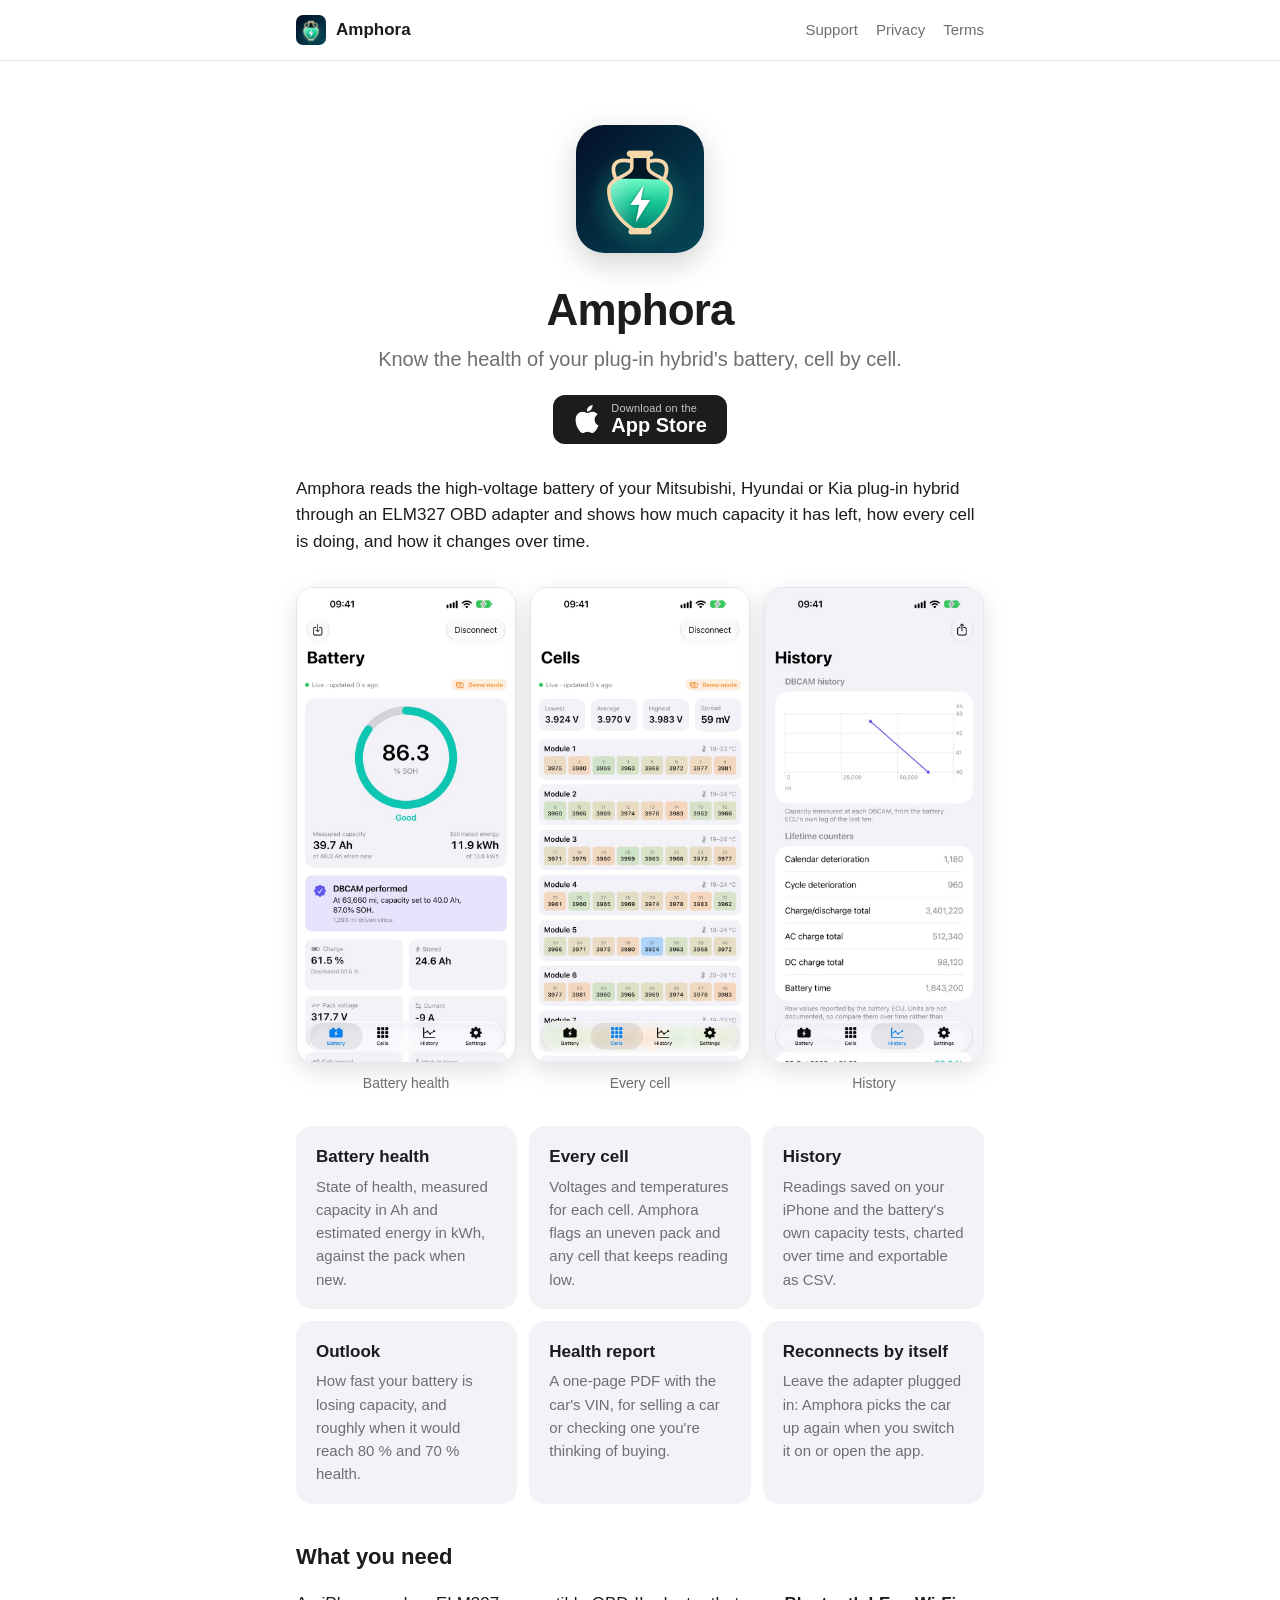
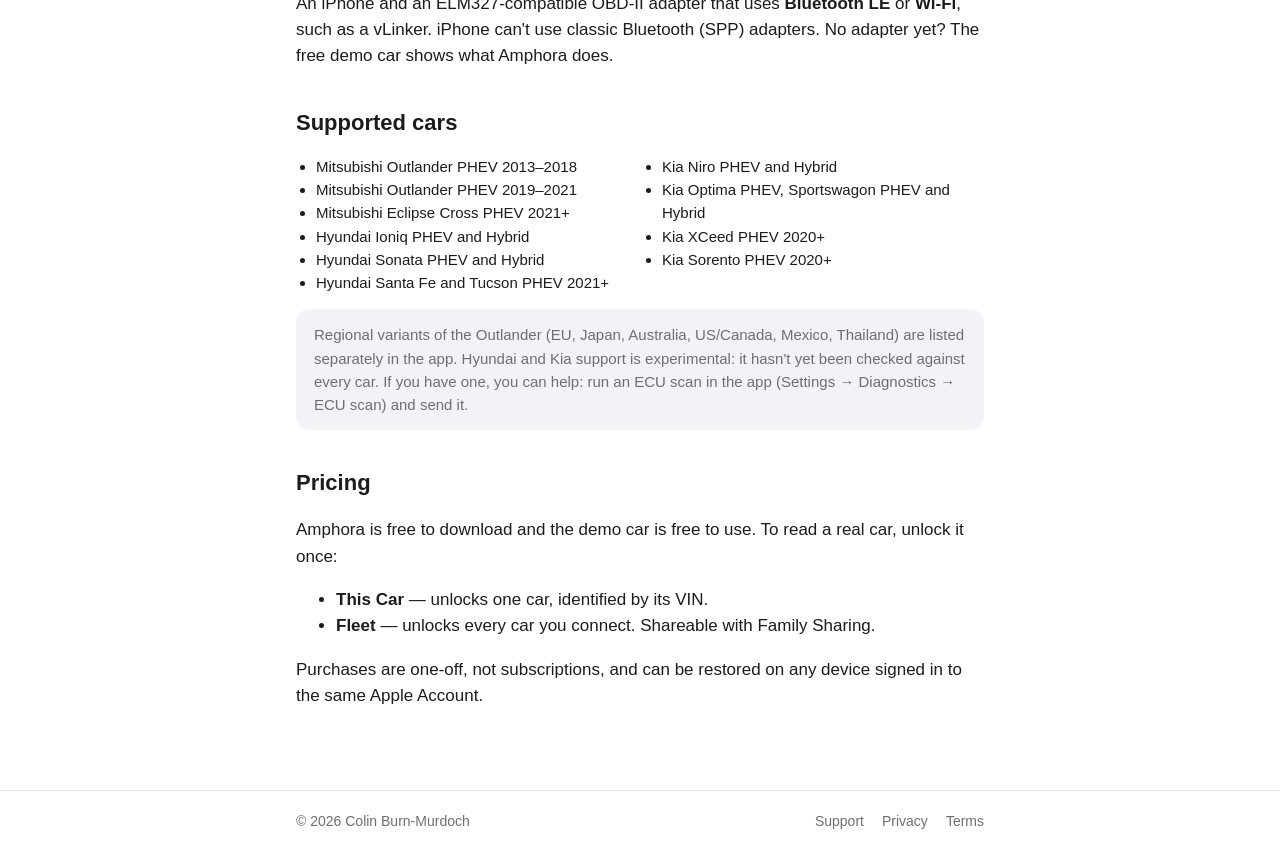
<file: index.html>
<!doctype html>
<html lang="en">
<head>
<meta charset="utf-8">
<meta name="viewport" content="width=device-width, initial-scale=1">
<title>Amphora</title>
<meta name="description" content="See the health of your plug-in hybrid's battery, cell by cell, with a cheap OBD adapter.">
<link rel="canonical" href="https://getamphora.app/">
<meta property="og:type" content="website">
<meta property="og:site_name" content="Amphora">
<meta property="og:title" content="Amphora">
<meta property="og:description" content="See the health of your plug-in hybrid's battery, cell by cell, with a cheap OBD adapter.">
<meta property="og:url" content="https://getamphora.app/">
<meta property="og:image" content="https://getamphora.app/assets/og.jpg">
<meta property="og:image:width" content="1200">
<meta property="og:image:height" content="630">
<meta property="og:image:alt" content="Amphora: know your PHEV battery's true health">
<meta name="twitter:card" content="summary_large_image">
<meta name="twitter:title" content="Amphora">
<meta name="twitter:description" content="See the health of your plug-in hybrid's battery, cell by cell, with a cheap OBD adapter.">
<meta name="twitter:image" content="https://getamphora.app/assets/og.jpg">
<meta name="theme-color" content="#0f2a3a">
<link rel="icon" href="assets/icon.png">
<link rel="apple-touch-icon" href="assets/icon.png">
<link rel="stylesheet" href="assets/style.css">
</head>
<body>
<header class="site"><div class="wrap">
<a class="brand" href=""><img src="assets/icon.png" alt="">Amphora</a>
<nav><a href="support/">Support</a><a href="privacy/">Privacy</a><a href="terms/">Terms</a></nav>
</div></header>
<main><div class="wrap">
<section class="hero">
<img src="assets/icon.png" alt="Amphora app icon">
<h1>Amphora</h1>
<p class="lede">Know the health of your plug-in hybrid's battery, cell by cell.</p>
<a class="badge" href="https://apps.apple.com/app/id6828017309"><svg class="apple" viewBox="0 0 24 24" aria-hidden="true"><path fill="currentColor" d="M12.152 6.896c-.948 0-2.415-1.078-3.96-1.04-2.04.027-3.91 1.183-4.961 3.014-2.117 3.675-.546 9.103 1.519 12.09 1.013 1.454 2.208 3.09 3.792 3.039 1.52-.065 2.09-.987 3.935-.987 1.831 0 2.35.987 3.96.948 1.637-.026 2.676-1.48 3.676-2.948 1.156-1.688 1.636-3.325 1.662-3.415-.039-.013-3.182-1.221-3.22-4.857-.026-3.04 2.48-4.494 2.597-4.559-1.429-2.09-3.623-2.324-4.39-2.376-2-.156-3.675 1.09-4.61 1.09zM15.53 3.83c.843-1.012 1.4-2.427 1.245-3.83-1.207.052-2.662.805-3.532 1.818-.78.896-1.454 2.338-1.273 3.714 1.338.104 2.715-.688 3.559-1.701"/></svg><span class="txt"><small>Download on the</small>App Store</span></a>
</section>

<p>Amphora reads the high-voltage battery of your Mitsubishi, Hyundai or Kia plug-in hybrid through an ELM327 OBD adapter and shows how much capacity it has left, how every cell is doing, and how it changes over time.</p>

<div class="shots">
<figure><img src="assets/shot-1-battery.jpg" alt="Battery screen showing 86.3% state of health, measured capacity and estimated energy" loading="lazy"><figcaption>Battery health</figcaption></figure>
<figure><img src="assets/shot-2-cells.jpg" alt="Cells screen showing voltage and temperature for every cell" loading="lazy"><figcaption>Every cell</figcaption></figure>
<figure><img src="assets/shot-3-history.jpg" alt="History screen charting saved snapshots over time" loading="lazy"><figcaption>History</figcaption></figure>
</div>

<div class="cards">
<div class="card"><h3>Battery health</h3><p>State of health, measured capacity in Ah and estimated energy in kWh, against the pack when new.</p></div>
<div class="card"><h3>Every cell</h3><p>Voltages and temperatures for each cell. Amphora flags an uneven pack and any cell that keeps reading low.</p></div>
<div class="card"><h3>History</h3><p>Readings saved on your iPhone and the battery's own capacity tests, charted over time and exportable as CSV.</p></div>
<div class="card"><h3>Outlook</h3><p>How fast your battery is losing capacity, and roughly when it would reach 80 % and 70 % health.</p></div>
<div class="card"><h3>Health report</h3><p>A one-page PDF with the car's VIN, for selling a car or checking one you're thinking of buying.</p></div>
<div class="card"><h3>Reconnects by itself</h3><p>Leave the adapter plugged in: Amphora picks the car up again when you switch it on or open the app.</p></div>
</div>

<h2>What you need</h2>
<p>An iPhone and an ELM327-compatible OBD-II adapter that uses <strong>Bluetooth LE</strong> or <strong>Wi-Fi</strong>, such as a vLinker. iPhone can't use classic Bluetooth (SPP) adapters. No adapter yet? The free demo car shows what Amphora does.</p>

<h2>Supported cars</h2>
<ul class="models">
<li>Mitsubishi Outlander PHEV 2013–2018</li>
<li>Mitsubishi Outlander PHEV 2019–2021</li>
<li>Mitsubishi Eclipse Cross PHEV 2021+</li>
<li>Hyundai Ioniq PHEV and Hybrid</li>
<li>Hyundai Sonata PHEV and Hybrid</li>
<li>Hyundai Santa Fe and Tucson PHEV 2021+</li>
<li>Kia Niro PHEV and Hybrid</li>
<li>Kia Optima PHEV, Sportswagon PHEV and Hybrid</li>
<li>Kia XCeed PHEV 2020+</li>
<li>Kia Sorento PHEV 2020+</li>
</ul>
<p class="note">Regional variants of the Outlander (EU, Japan, Australia, US/Canada, Mexico, Thailand) are listed separately in the app. Hyundai and Kia support is experimental: it hasn't yet been checked against every car. If you have one, you can help: run an ECU scan in the app (Settings → Diagnostics → ECU scan) and send it.</p>

<h2>Pricing</h2>
<p>Amphora is free to download and the demo car is free to use. To read a real car, unlock it once:</p>
<ul>
<li><strong>This Car</strong> — unlocks one car, identified by its VIN.</li>
<li><strong>Fleet</strong> — unlocks every car you connect. Shareable with Family Sharing.</li>
</ul>
<p>Purchases are one-off, not subscriptions, and can be restored on any device signed in to the same Apple Account.</p>
</div></main>
<footer class="site"><div class="wrap">
<span>© 2026 Colin Burn-Murdoch</span>
<nav><a href="support/">Support</a><a href="privacy/">Privacy</a><a href="terms/">Terms</a></nav>
</div></footer>
</body>
</html>
</file>
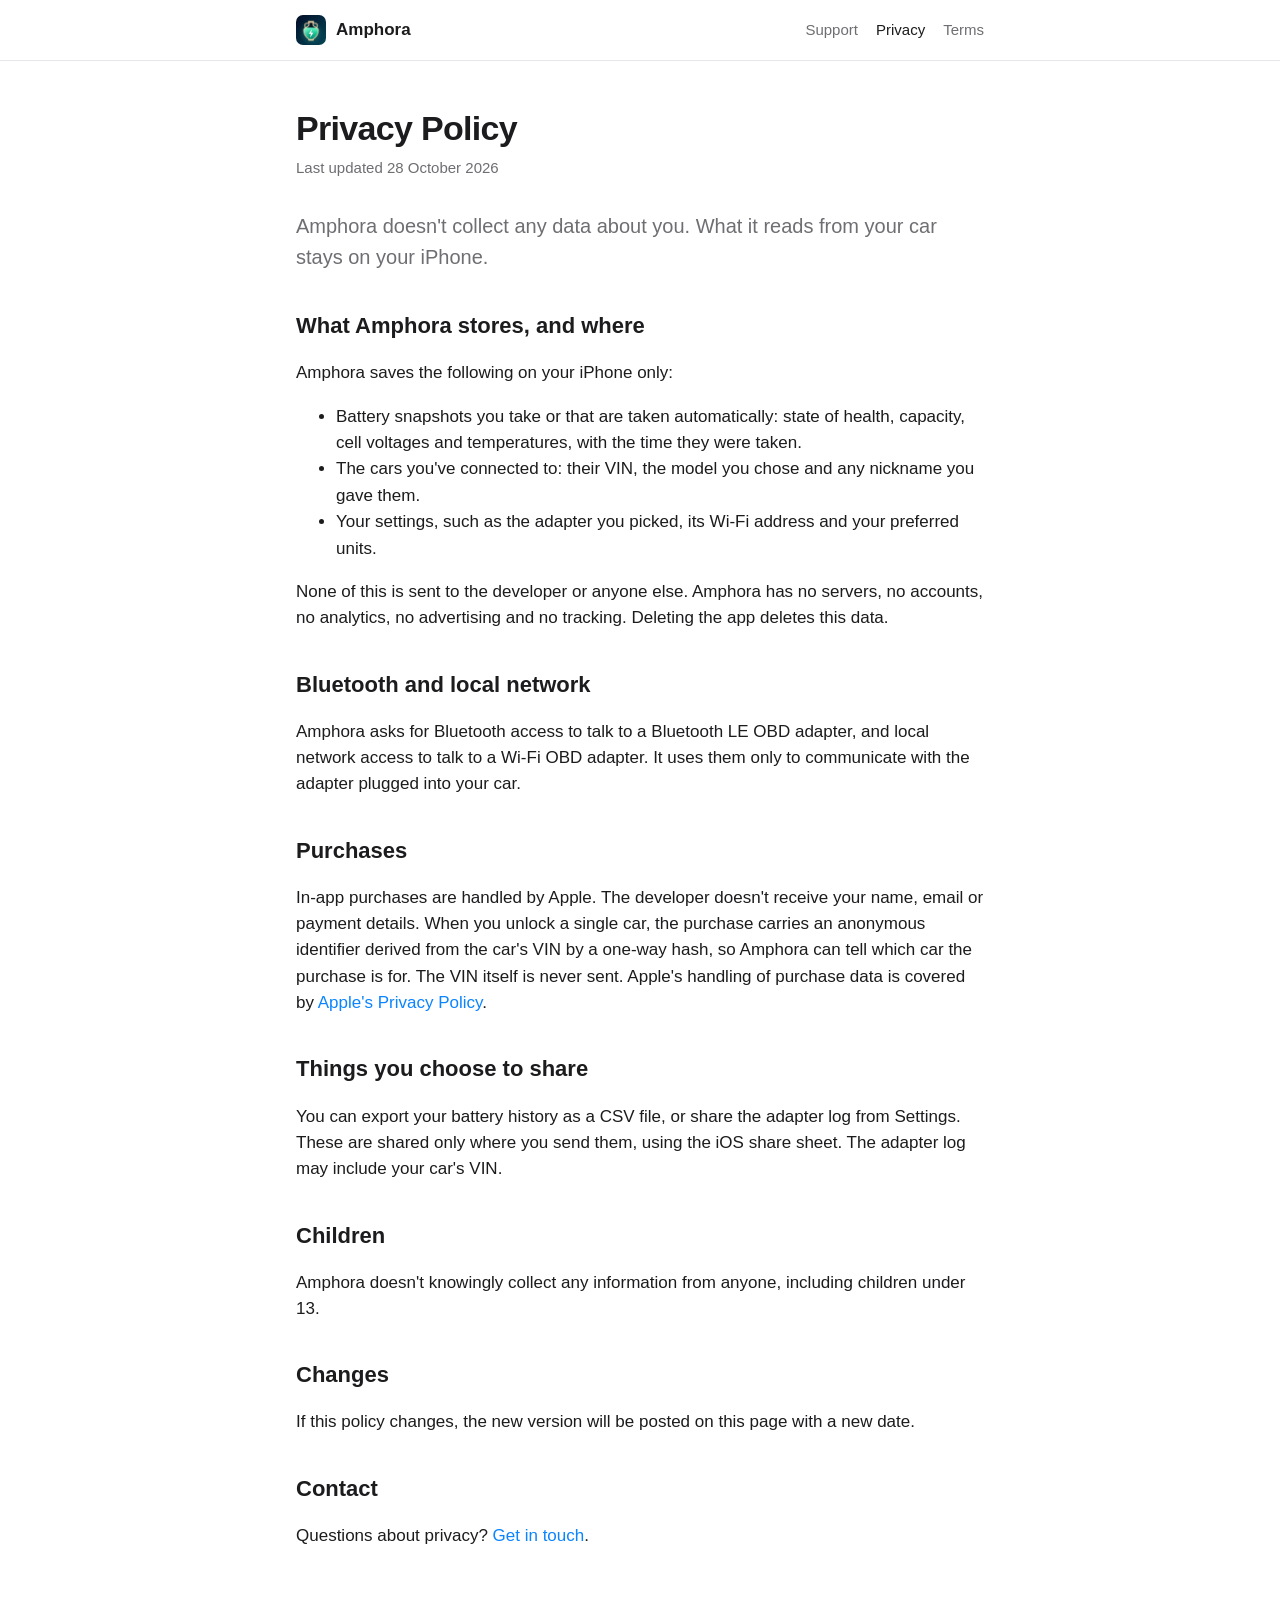
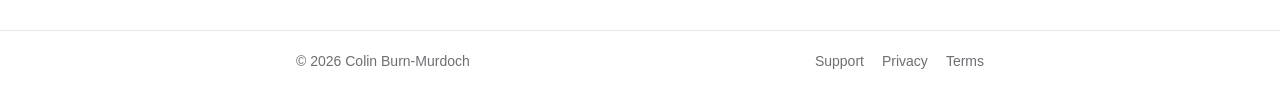
<file: privacy/index.html>
<!doctype html>
<html lang="en">
<head>
<meta charset="utf-8">
<meta name="viewport" content="width=device-width, initial-scale=1">
<title>Amphora Privacy Policy</title>
<meta name="description" content="Amphora collects no personal data. Everything it reads from your car stays on your iPhone.">
<link rel="canonical" href="https://getamphora.app/privacy/">
<meta property="og:type" content="website">
<meta property="og:site_name" content="Amphora">
<meta property="og:title" content="Amphora Privacy Policy">
<meta property="og:description" content="Amphora collects no personal data. Everything it reads from your car stays on your iPhone.">
<meta property="og:url" content="https://getamphora.app/privacy/">
<meta property="og:image" content="https://getamphora.app/assets/og.jpg">
<meta property="og:image:width" content="1200">
<meta property="og:image:height" content="630">
<meta property="og:image:alt" content="Amphora: know your PHEV battery's true health">
<meta name="twitter:card" content="summary_large_image">
<meta name="twitter:title" content="Amphora Privacy Policy">
<meta name="twitter:description" content="Amphora collects no personal data. Everything it reads from your car stays on your iPhone.">
<meta name="twitter:image" content="https://getamphora.app/assets/og.jpg">
<meta name="theme-color" content="#0f2a3a">
<link rel="icon" href="../assets/icon.png">
<link rel="apple-touch-icon" href="../assets/icon.png">
<link rel="stylesheet" href="../assets/style.css">
</head>
<body>
<header class="site"><div class="wrap">
<a class="brand" href="../"><img src="../assets/icon.png" alt="">Amphora</a>
<nav><a href="../support/">Support</a><a href="../privacy/" aria-current="page">Privacy</a><a href="../terms/">Terms</a></nav>
</div></header>
<main><div class="wrap">
<h1>Privacy Policy</h1>
<p class="meta">Last updated 28 October 2026</p>

<p class="lede">Amphora doesn't collect any data about you. What it reads from your car stays on your iPhone.</p>

<h2>What Amphora stores, and where</h2>
<p>Amphora saves the following on your iPhone only:</p>
<ul>
<li>Battery snapshots you take or that are taken automatically: state of health, capacity, cell voltages and temperatures, with the time they were taken.</li>
<li>The cars you've connected to: their VIN, the model you chose and any nickname you gave them.</li>
<li>Your settings, such as the adapter you picked, its Wi-Fi address and your preferred units.</li>
</ul>
<p>None of this is sent to the developer or anyone else. Amphora has no servers, no accounts, no analytics, no advertising and no tracking. Deleting the app deletes this data.</p>

<h2>Bluetooth and local network</h2>
<p>Amphora asks for Bluetooth access to talk to a Bluetooth LE OBD adapter, and local network access to talk to a Wi-Fi OBD adapter. It uses them only to communicate with the adapter plugged into your car.</p>

<h2>Purchases</h2>
<p>In-app purchases are handled by Apple. The developer doesn't receive your name, email or payment details. When you unlock a single car, the purchase carries an anonymous identifier derived from the car's VIN by a one-way hash, so Amphora can tell which car the purchase is for. The VIN itself is never sent. Apple's handling of purchase data is covered by <a href="https://www.apple.com/legal/privacy/">Apple's Privacy Policy</a>.</p>

<h2>Things you choose to share</h2>
<p>You can export your battery history as a CSV file, or share the adapter log from Settings. These are shared only where you send them, using the iOS share sheet. The adapter log may include your car's VIN.</p>

<h2>Children</h2>
<p>Amphora doesn't knowingly collect any information from anyone, including children under 13.</p>

<h2>Changes</h2>
<p>If this policy changes, the new version will be posted on this page with a new date.</p>

<h2>Contact</h2>
<p>Questions about privacy? <a href="../support/">Get in touch</a>.</p>
</div></main>
<footer class="site"><div class="wrap">
<span>© 2026 Colin Burn-Murdoch</span>
<nav><a href="../support/">Support</a><a href="../privacy/" aria-current="page">Privacy</a><a href="../terms/">Terms</a></nav>
</div></footer>
</body>
</html>
</file>
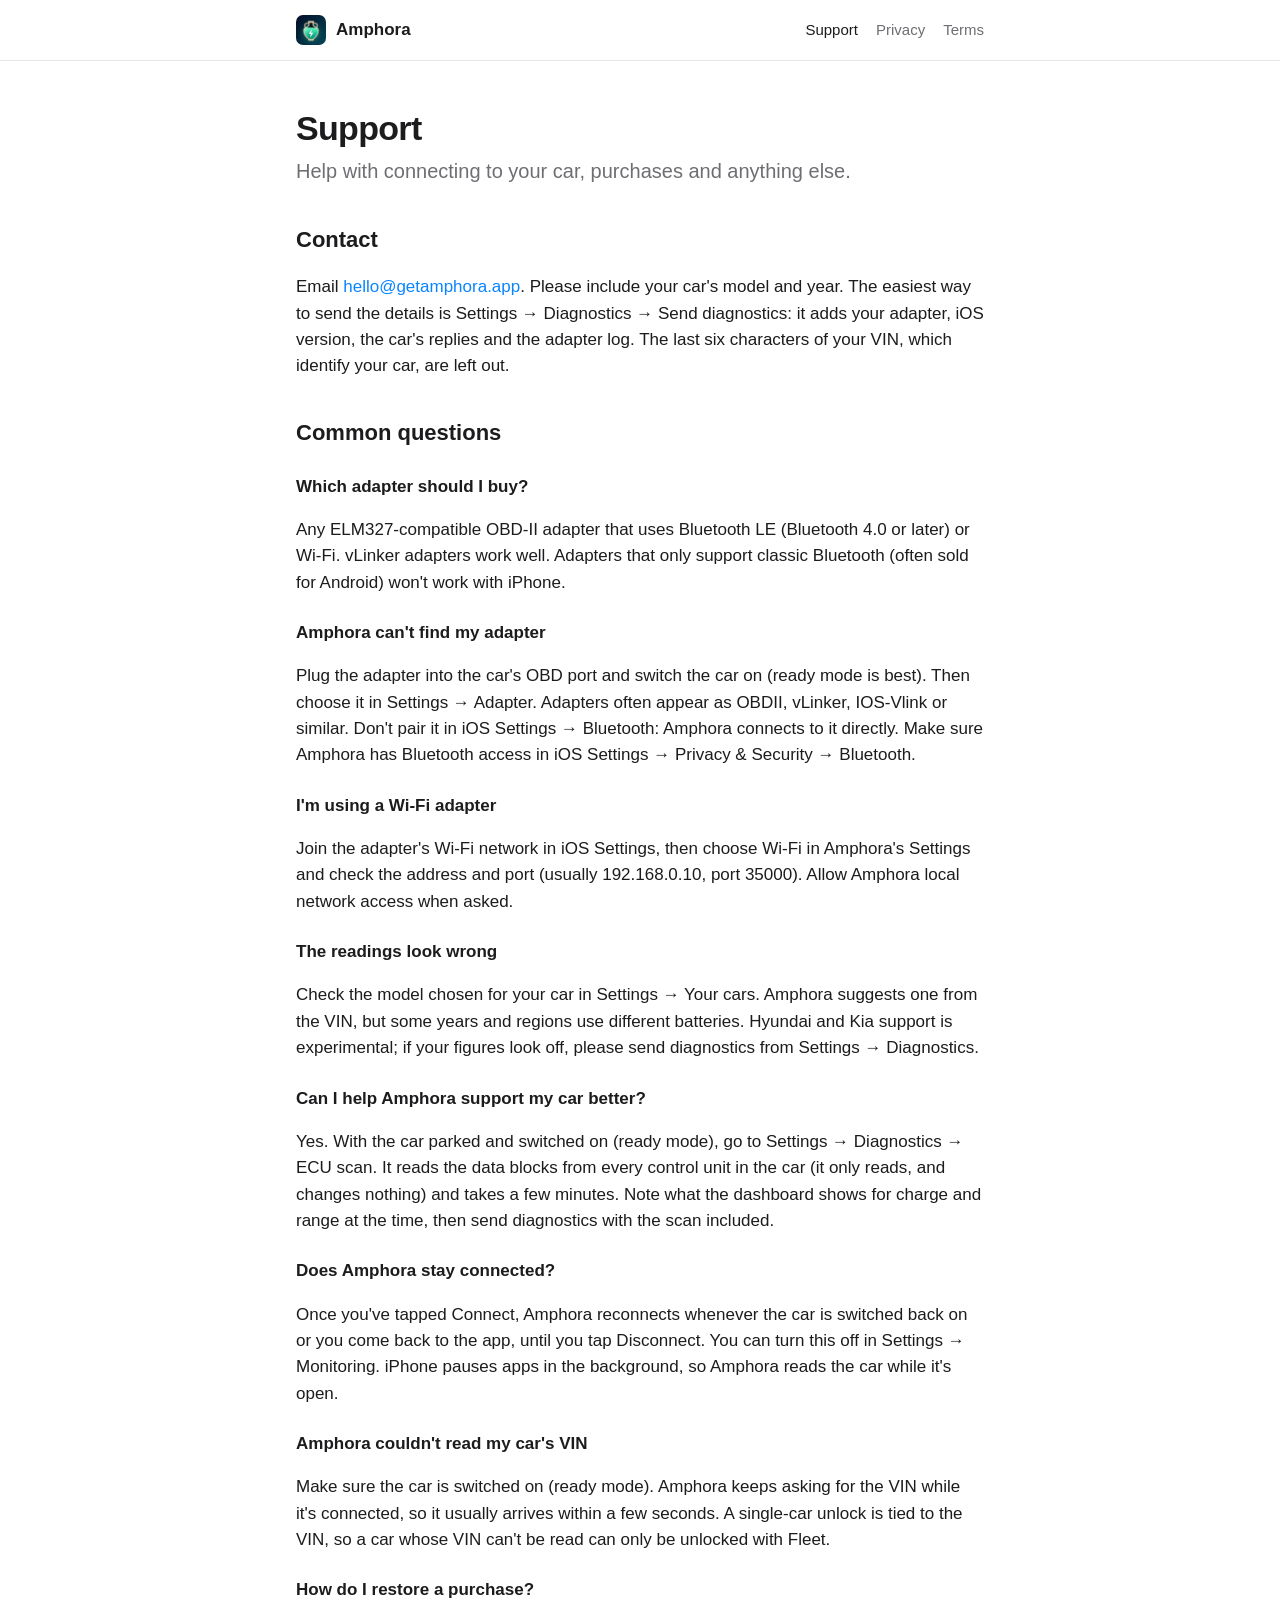
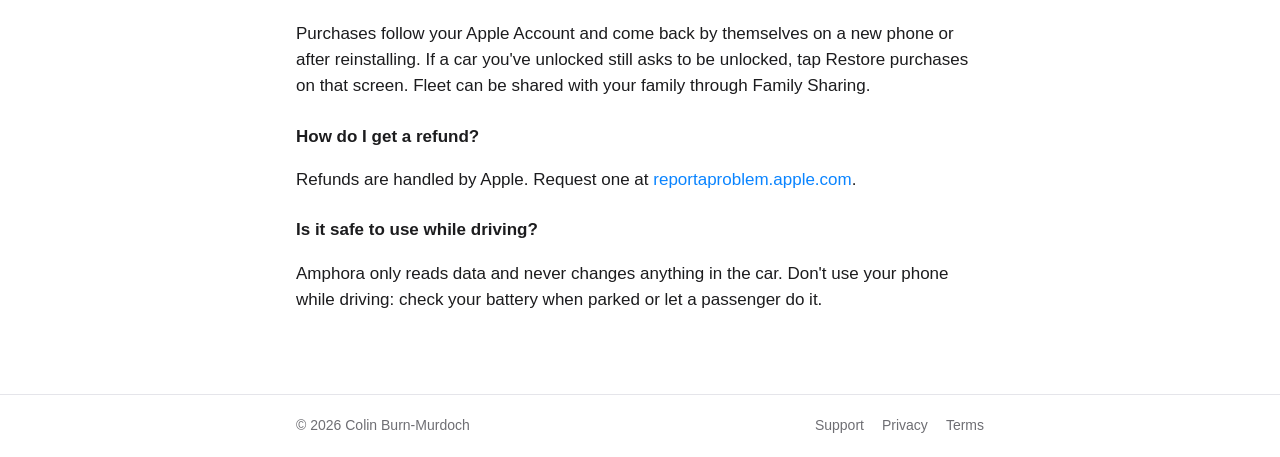
<file: support/index.html>
<!doctype html>
<html lang="en">
<head>
<meta charset="utf-8">
<meta name="viewport" content="width=device-width, initial-scale=1">
<title>Amphora Support</title>
<meta name="description" content="Help with connecting Amphora to your car, purchases, and contact details.">
<link rel="canonical" href="https://getamphora.app/support/">
<meta property="og:type" content="website">
<meta property="og:site_name" content="Amphora">
<meta property="og:title" content="Amphora Support">
<meta property="og:description" content="Help with connecting Amphora to your car, purchases, and contact details.">
<meta property="og:url" content="https://getamphora.app/support/">
<meta property="og:image" content="https://getamphora.app/assets/og.jpg">
<meta property="og:image:width" content="1200">
<meta property="og:image:height" content="630">
<meta property="og:image:alt" content="Amphora: know your PHEV battery's true health">
<meta name="twitter:card" content="summary_large_image">
<meta name="twitter:title" content="Amphora Support">
<meta name="twitter:description" content="Help with connecting Amphora to your car, purchases, and contact details.">
<meta name="twitter:image" content="https://getamphora.app/assets/og.jpg">
<meta name="theme-color" content="#0f2a3a">
<link rel="icon" href="../assets/icon.png">
<link rel="apple-touch-icon" href="../assets/icon.png">
<link rel="stylesheet" href="../assets/style.css">
</head>
<body>
<header class="site"><div class="wrap">
<a class="brand" href="../"><img src="../assets/icon.png" alt="">Amphora</a>
<nav><a href="../support/" aria-current="page">Support</a><a href="../privacy/">Privacy</a><a href="../terms/">Terms</a></nav>
</div></header>
<main><div class="wrap">
<h1>Support</h1>
<p class="lede">Help with connecting to your car, purchases and anything else.</p>

<h2>Contact</h2>
<p>Email <a href="mailto:hello@getamphora.app?subject=Amphora%20support">hello@getamphora.app</a>. Please include your car's model and year. The easiest way to send the details is Settings → Diagnostics → Send diagnostics: it adds your adapter, iOS version, the car's replies and the adapter log. The last six characters of your VIN, which identify your car, are left out.</p>

<h2>Common questions</h2>

<h3>Which adapter should I buy?</h3>
<p>Any ELM327-compatible OBD-II adapter that uses Bluetooth LE (Bluetooth 4.0 or later) or Wi-Fi. vLinker adapters work well. Adapters that only support classic Bluetooth (often sold for Android) won't work with iPhone.</p>

<h3>Amphora can't find my adapter</h3>
<p>Plug the adapter into the car's OBD port and switch the car on (ready mode is best). Then choose it in Settings → Adapter. Adapters often appear as OBDII, vLinker, IOS-Vlink or similar. Don't pair it in iOS Settings → Bluetooth: Amphora connects to it directly. Make sure Amphora has Bluetooth access in iOS Settings → Privacy &amp; Security → Bluetooth.</p>

<h3>I'm using a Wi-Fi adapter</h3>
<p>Join the adapter's Wi-Fi network in iOS Settings, then choose Wi-Fi in Amphora's Settings and check the address and port (usually 192.168.0.10, port 35000). Allow Amphora local network access when asked.</p>

<h3>The readings look wrong</h3>
<p>Check the model chosen for your car in Settings → Your cars. Amphora suggests one from the VIN, but some years and regions use different batteries. Hyundai and Kia support is experimental; if your figures look off, please send diagnostics from Settings → Diagnostics.</p>

<h3>Can I help Amphora support my car better?</h3>
<p>Yes. With the car parked and switched on (ready mode), go to Settings → Diagnostics → ECU scan. It reads the data blocks from every control unit in the car (it only reads, and changes nothing) and takes a few minutes. Note what the dashboard shows for charge and range at the time, then send diagnostics with the scan included.</p>

<h3>Does Amphora stay connected?</h3>
<p>Once you've tapped Connect, Amphora reconnects whenever the car is switched back on or you come back to the app, until you tap Disconnect. You can turn this off in Settings → Monitoring. iPhone pauses apps in the background, so Amphora reads the car while it's open.</p>

<h3>Amphora couldn't read my car's VIN</h3>
<p>Make sure the car is switched on (ready mode). Amphora keeps asking for the VIN while it's connected, so it usually arrives within a few seconds. A single-car unlock is tied to the VIN, so a car whose VIN can't be read can only be unlocked with Fleet.</p>

<h3>How do I restore a purchase?</h3>
<p>Purchases follow your Apple Account and come back by themselves on a new phone or after reinstalling. If a car you've unlocked still asks to be unlocked, tap Restore purchases on that screen. Fleet can be shared with your family through Family Sharing.</p>

<h3>How do I get a refund?</h3>
<p>Refunds are handled by Apple. Request one at <a href="https://reportaproblem.apple.com">reportaproblem.apple.com</a>.</p>

<h3>Is it safe to use while driving?</h3>
<p>Amphora only reads data and never changes anything in the car. Don't use your phone while driving: check your battery when parked or let a passenger do it.</p>
</div></main>
<footer class="site"><div class="wrap">
<span>© 2026 Colin Burn-Murdoch</span>
<nav><a href="../support/" aria-current="page">Support</a><a href="../privacy/">Privacy</a><a href="../terms/">Terms</a></nav>
</div></footer>
</body>
</html>
</file>
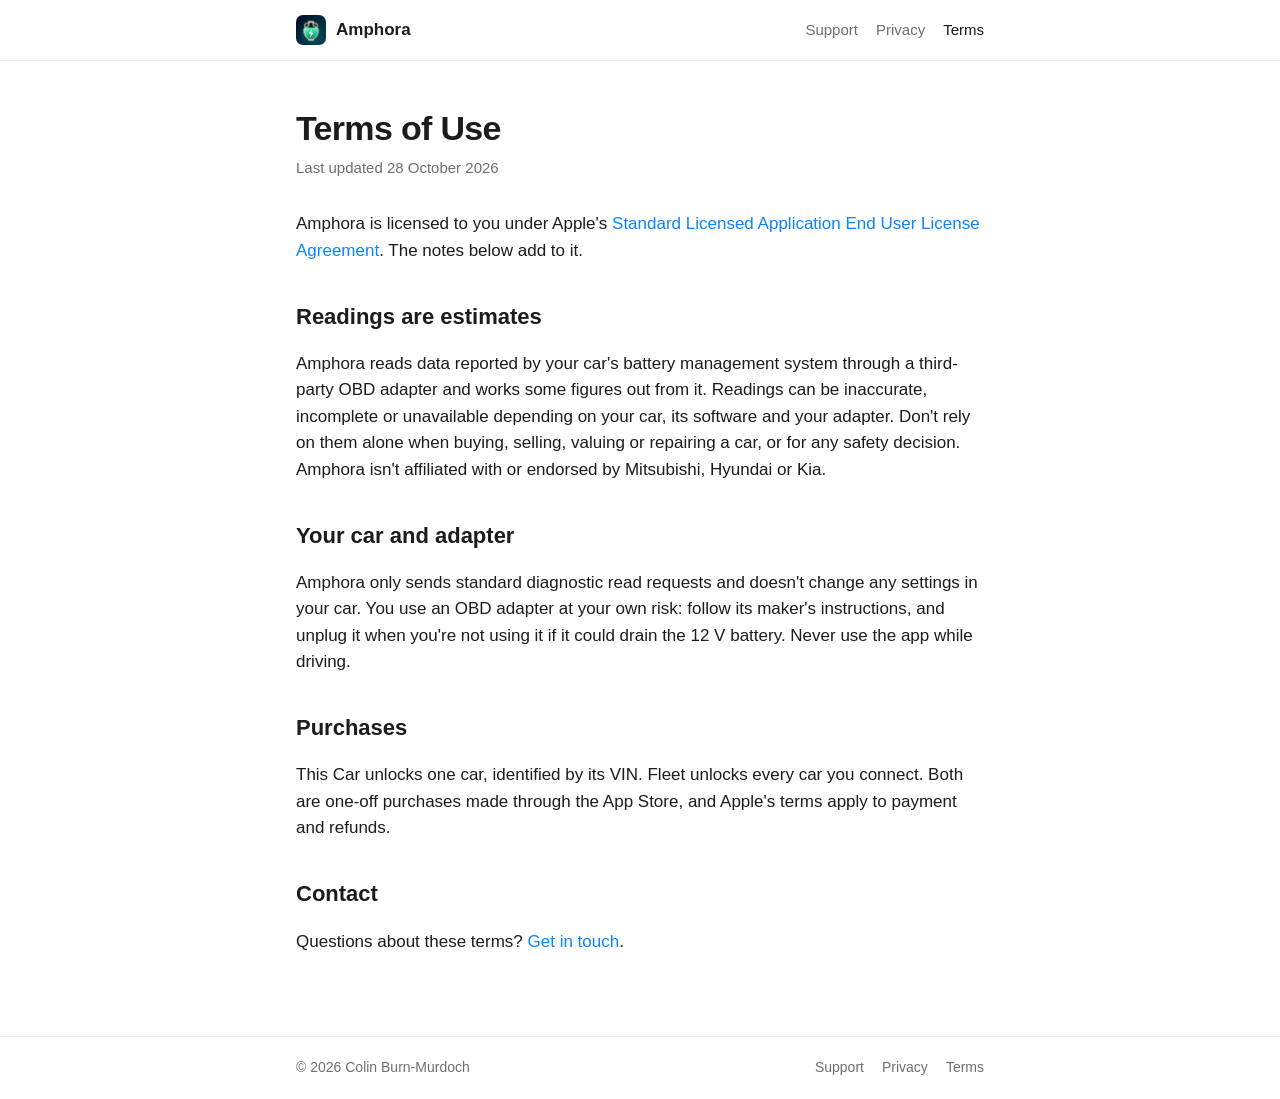
<file: terms/index.html>
<!doctype html>
<html lang="en">
<head>
<meta charset="utf-8">
<meta name="viewport" content="width=device-width, initial-scale=1">
<title>Amphora Terms of Use</title>
<meta name="description" content="Terms of use for the Amphora app.">
<link rel="canonical" href="https://getamphora.app/terms/">
<meta property="og:type" content="website">
<meta property="og:site_name" content="Amphora">
<meta property="og:title" content="Amphora Terms of Use">
<meta property="og:description" content="Terms of use for the Amphora app.">
<meta property="og:url" content="https://getamphora.app/terms/">
<meta property="og:image" content="https://getamphora.app/assets/og.jpg">
<meta property="og:image:width" content="1200">
<meta property="og:image:height" content="630">
<meta property="og:image:alt" content="Amphora: know your PHEV battery's true health">
<meta name="twitter:card" content="summary_large_image">
<meta name="twitter:title" content="Amphora Terms of Use">
<meta name="twitter:description" content="Terms of use for the Amphora app.">
<meta name="twitter:image" content="https://getamphora.app/assets/og.jpg">
<meta name="theme-color" content="#0f2a3a">
<link rel="icon" href="../assets/icon.png">
<link rel="apple-touch-icon" href="../assets/icon.png">
<link rel="stylesheet" href="../assets/style.css">
</head>
<body>
<header class="site"><div class="wrap">
<a class="brand" href="../"><img src="../assets/icon.png" alt="">Amphora</a>
<nav><a href="../support/">Support</a><a href="../privacy/">Privacy</a><a href="../terms/" aria-current="page">Terms</a></nav>
</div></header>
<main><div class="wrap">
<h1>Terms of Use</h1>
<p class="meta">Last updated 28 October 2026</p>

<p>Amphora is licensed to you under Apple's <a href="https://www.apple.com/legal/internet-services/itunes/dev/stdeula/">Standard Licensed Application End User License Agreement</a>. The notes below add to it.</p>

<h2>Readings are estimates</h2>
<p>Amphora reads data reported by your car's battery management system through a third-party OBD adapter and works some figures out from it. Readings can be inaccurate, incomplete or unavailable depending on your car, its software and your adapter. Don't rely on them alone when buying, selling, valuing or repairing a car, or for any safety decision. Amphora isn't affiliated with or endorsed by Mitsubishi, Hyundai or Kia.</p>

<h2>Your car and adapter</h2>
<p>Amphora only sends standard diagnostic read requests and doesn't change any settings in your car. You use an OBD adapter at your own risk: follow its maker's instructions, and unplug it when you're not using it if it could drain the 12 V battery. Never use the app while driving.</p>

<h2>Purchases</h2>
<p>This Car unlocks one car, identified by its VIN. Fleet unlocks every car you connect. Both are one-off purchases made through the App Store, and Apple's terms apply to payment and refunds.</p>

<h2>Contact</h2>
<p>Questions about these terms? <a href="../support/">Get in touch</a>.</p>
</div></main>
<footer class="site"><div class="wrap">
<span>© 2026 Colin Burn-Murdoch</span>
<nav><a href="../support/">Support</a><a href="../privacy/">Privacy</a><a href="../terms/" aria-current="page">Terms</a></nav>
</div></footer>
</body>
</html>
</file>
<file: assets/style.css>
:root {
  --bg: #ffffff;
  --surface: #f2f2f7;
  --text: #1c1c1e;
  --muted: #6e6e73;
  --accent: #0a84ff;
  --border: #e5e5ea;
}
@media (prefers-color-scheme: dark) {
  :root {
    --bg: #000000;
    --surface: #1c1c1e;
    --text: #f2f2f7;
    --muted: #98989d;
    --accent: #409cff;
    --border: #2c2c2e;
  }
}
* { box-sizing: border-box; }
body {
  margin: 0;
  background: var(--bg);
  color: var(--text);
  font: 17px/1.55 -apple-system, BlinkMacSystemFont, "SF Pro Text", "Helvetica Neue", Arial, sans-serif;
  -webkit-font-smoothing: antialiased;
}
a { color: var(--accent); text-decoration: none; }
a:hover { text-decoration: underline; }
.wrap { max-width: 720px; margin: 0 auto; padding: 0 16px; }
header.site { border-bottom: 1px solid var(--border); }
header.site .wrap { display: flex; align-items: center; justify-content: space-between; gap: 12px; height: 60px; }
header.site .brand { display: flex; align-items: center; gap: 10px; color: var(--text); font-weight: 600; }
header.site .brand img { width: 30px; height: 30px; border-radius: 7px; }
header.site nav { display: flex; gap: 18px; font-size: 15px; }
header.site nav a { color: var(--muted); }
header.site nav a[aria-current] { color: var(--text); }
main { padding: 48px 0 64px; }
h1 { font-size: 34px; line-height: 1.15; letter-spacing: -0.02em; margin: 0 0 8px; }
h2 { font-size: 22px; margin: 36px 0 8px; }
h3 { font-size: 17px; margin: 24px 0 4px; }
.lede { font-size: 20px; color: var(--muted); margin: 0 0 28px; }
.meta { color: var(--muted); font-size: 15px; margin: 0 0 32px; }
.hero { text-align: center; padding-top: 16px; }
.hero img { width: 128px; height: 128px; border-radius: 28px; box-shadow: 0 10px 30px rgba(0,0,0,.18); }
.hero h1 { font-size: 44px; margin-top: 24px; }
.hero { margin-bottom: 32px; }
.hero .lede { margin-bottom: 20px; }
.badge { display: inline-flex; align-items: center; gap: 10px; background: var(--text); color: var(--bg); border-radius: 12px; padding: 7px 20px 8px; font-size: 20px; font-weight: 600; line-height: 1.1; text-decoration: none; }
.badge:hover { opacity: .85; }
.badge .apple { width: 28px; height: 28px; flex: none; }
.badge .txt { display: flex; flex-direction: column; align-items: flex-start; }
.badge small { font-size: 11px; font-weight: 500; letter-spacing: .02em; opacity: .75; }
.shots { display: grid; grid-template-columns: repeat(3, 1fr); gap: 14px; margin: 32px 0; }
.shots figure { margin: 0; text-align: center; }
.shots img { display: block; width: 100%; height: auto; border-radius: 18px; border: 1px solid var(--border); box-shadow: 0 8px 24px rgba(0,0,0,.12); }
.shots figcaption { margin-top: 10px; font-size: 14px; color: var(--muted); }
@media (max-width: 520px) { .shots { gap: 8px; } .shots img { border-radius: 12px; } .shots figcaption { font-size: 12px; } }
.cards { display: grid; grid-template-columns: repeat(auto-fit, minmax(200px, 1fr)); gap: 12px; margin: 32px 0; }
.card { background: var(--surface); border-radius: 16px; padding: 18px 20px; }
.card h3 { margin: 0 0 4px; }
.card p { margin: 0; color: var(--muted); font-size: 15px; }
.note { background: var(--surface); border-radius: 14px; padding: 14px 18px; color: var(--muted); font-size: 15px; }
ul.models { columns: 2; column-gap: 24px; padding-left: 20px; font-size: 15px; }
@media (max-width: 520px) { ul.models { columns: 1; } header.site nav { gap: 12px; } }
footer.site { border-top: 1px solid var(--border); color: var(--muted); font-size: 14px; }
footer.site .wrap { padding: 20px 16px; display: flex; flex-wrap: wrap; gap: 8px 18px; justify-content: space-between; }
footer.site nav { display: flex; gap: 18px; }
footer.site a { color: var(--muted); }
</file>
